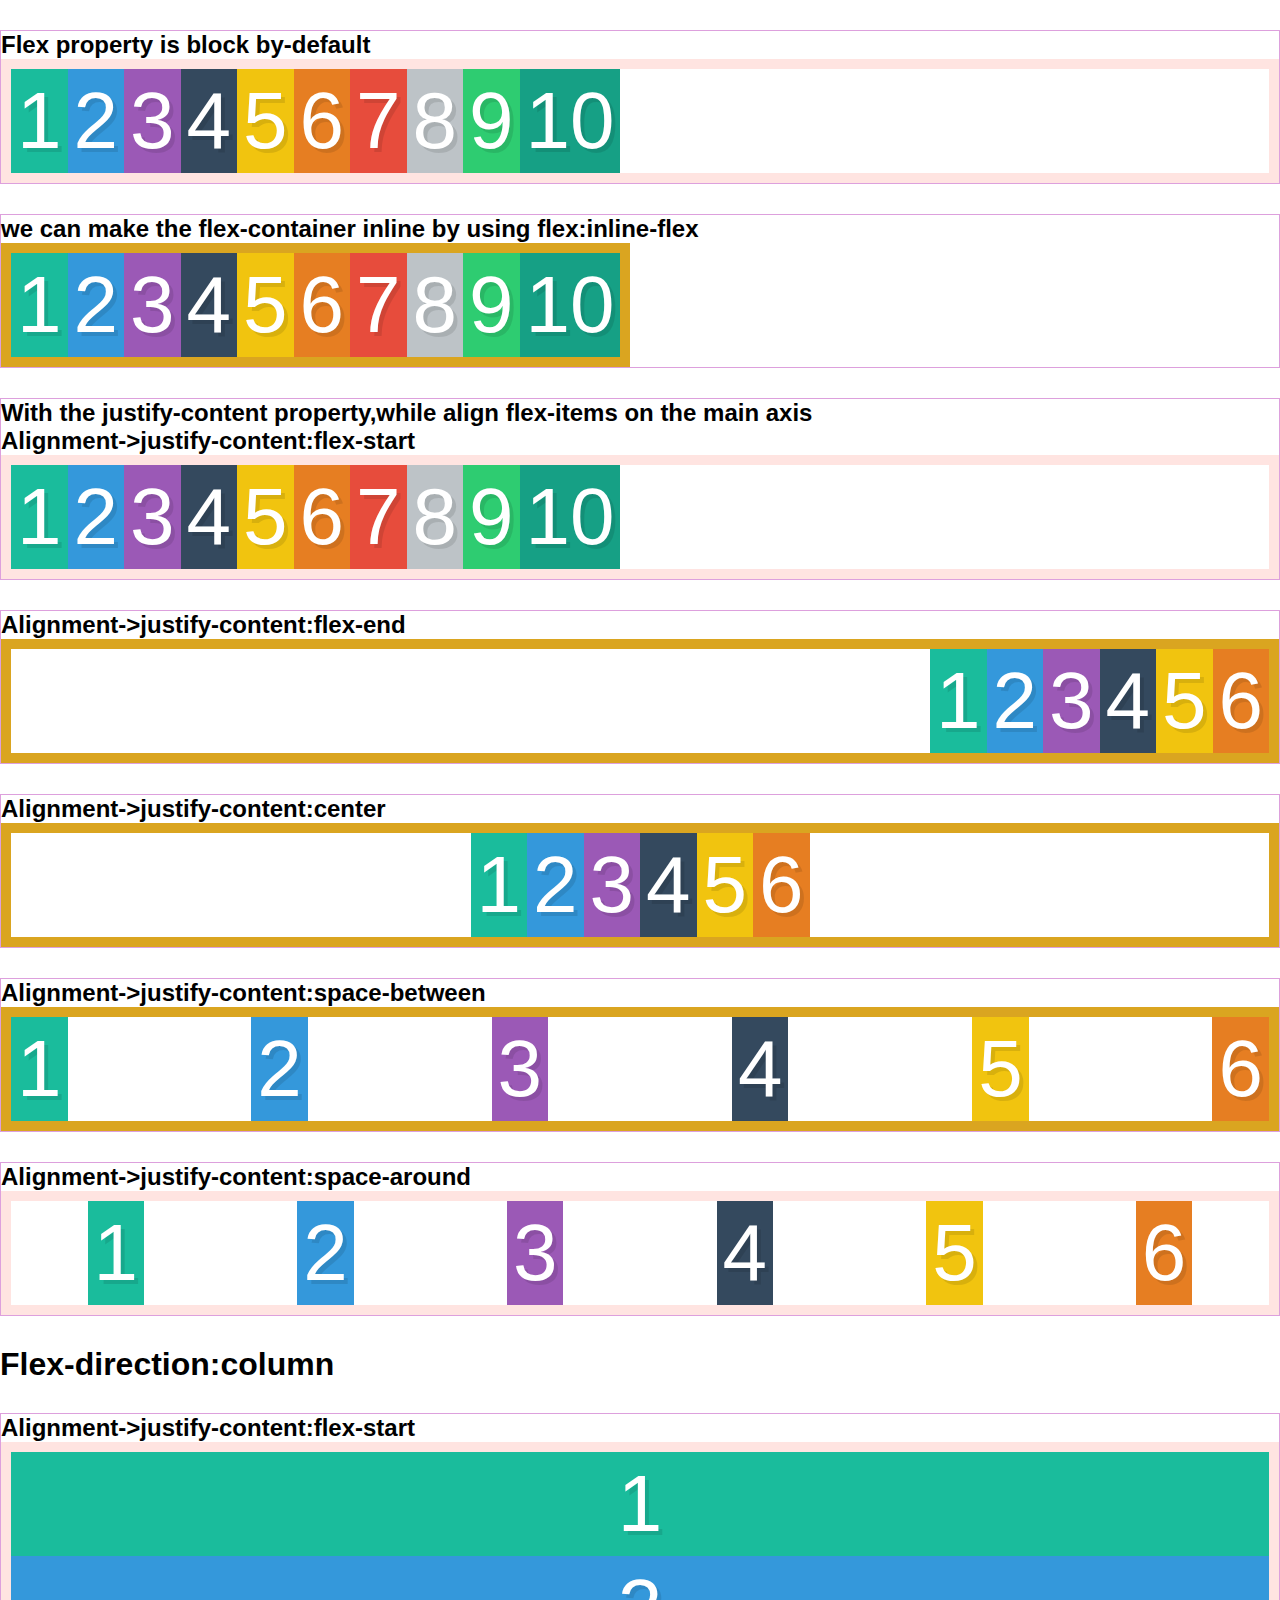
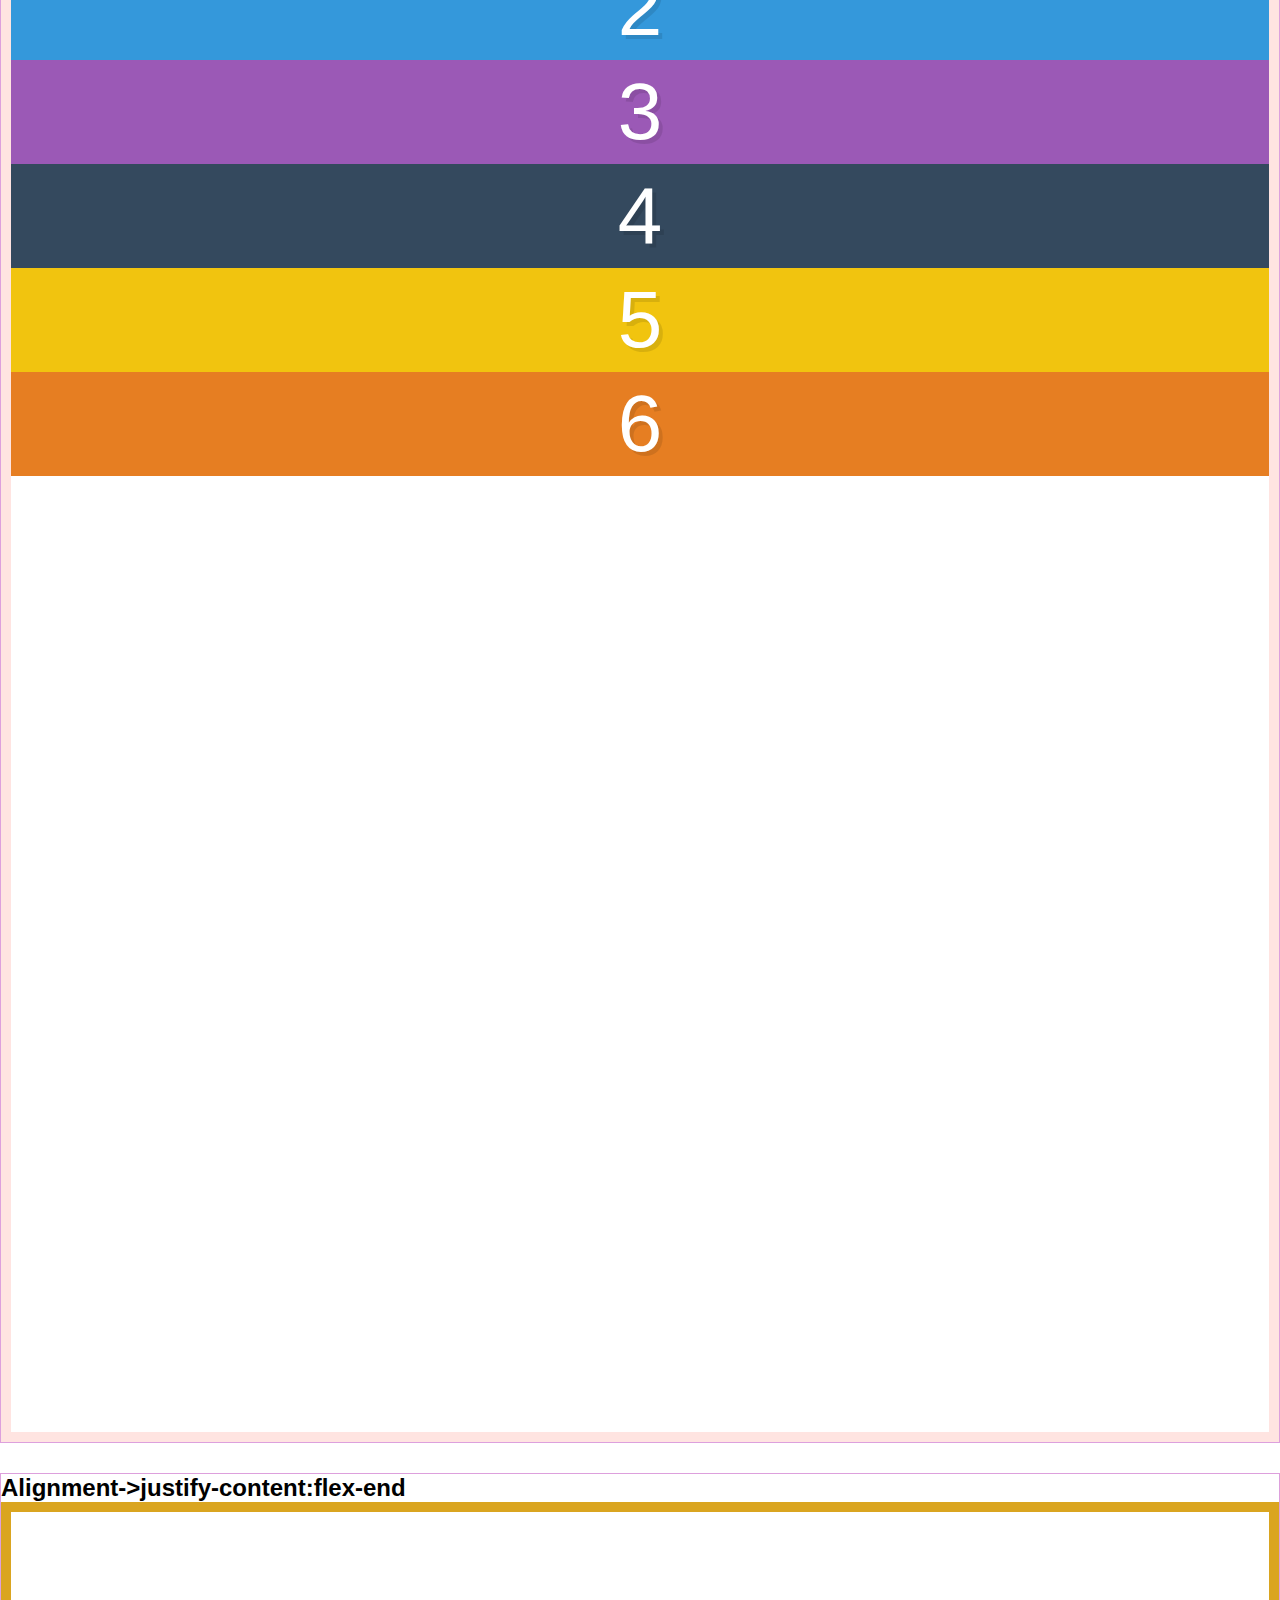
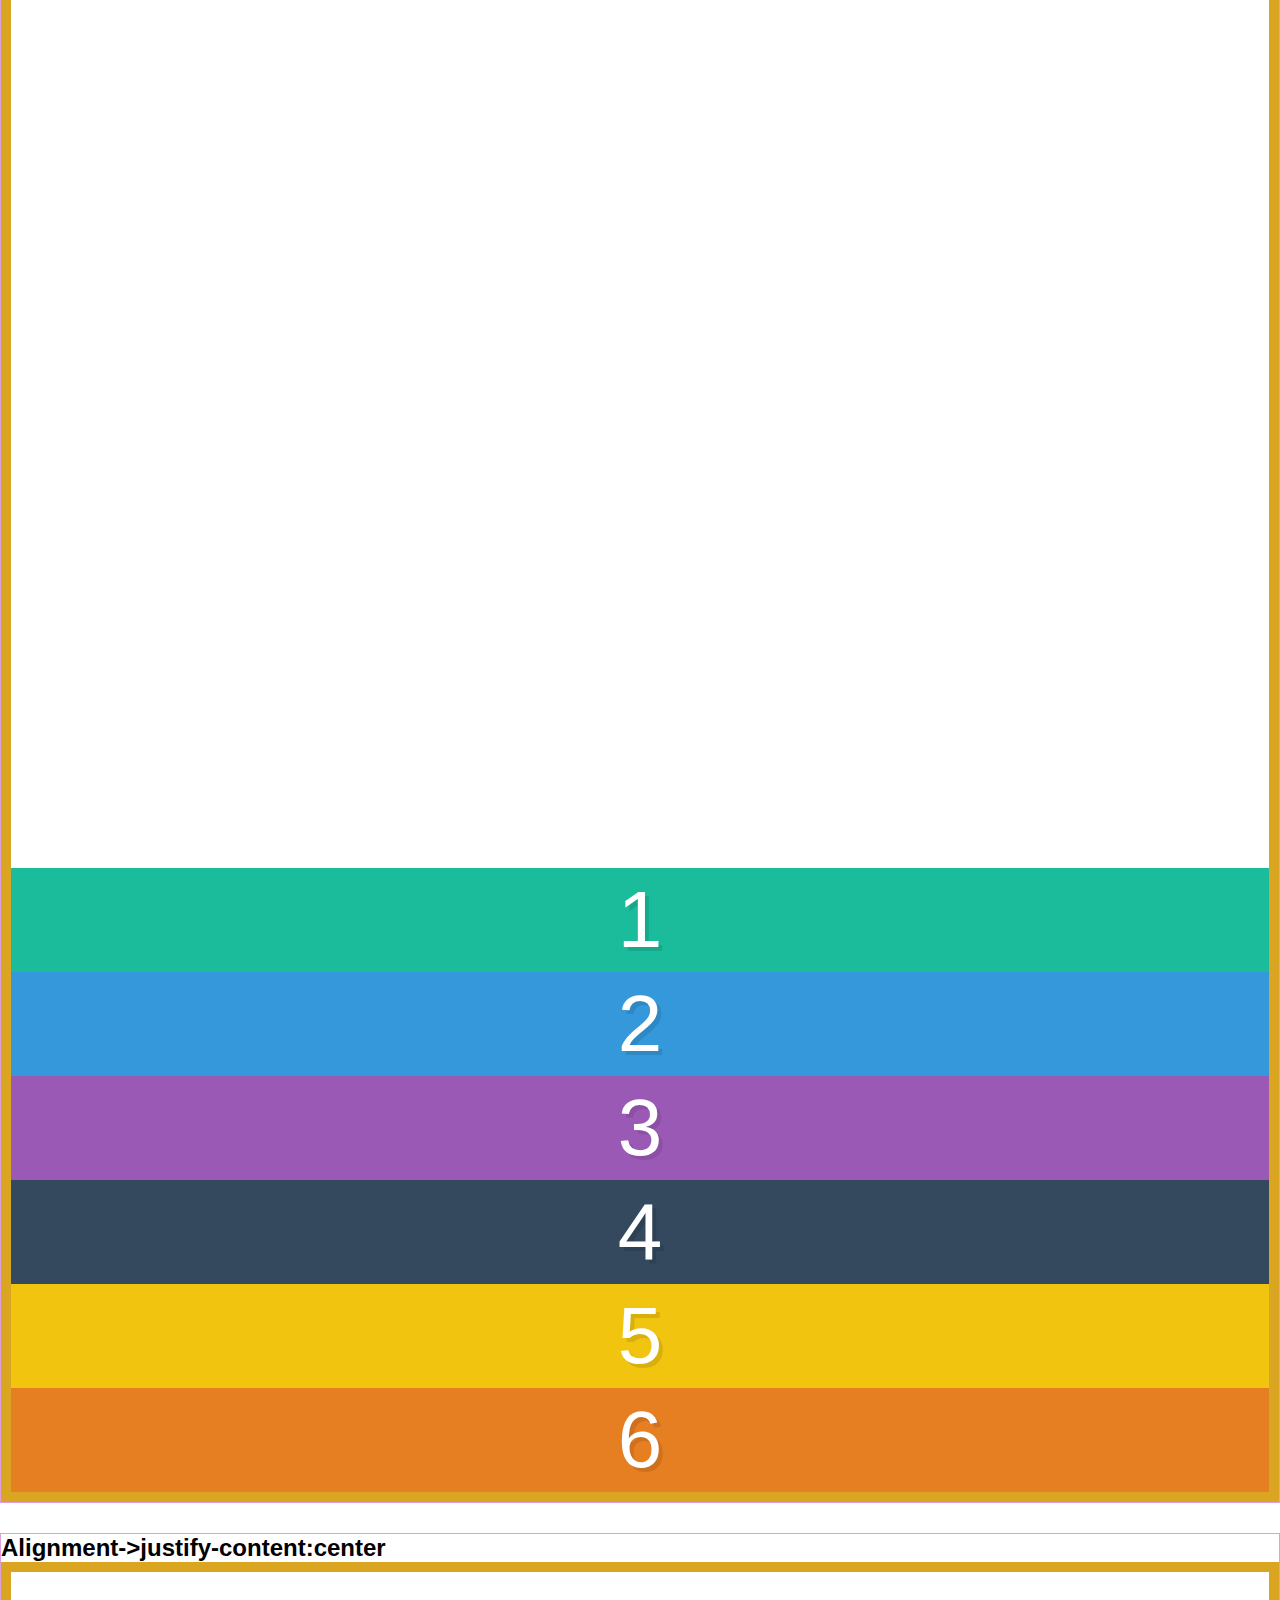
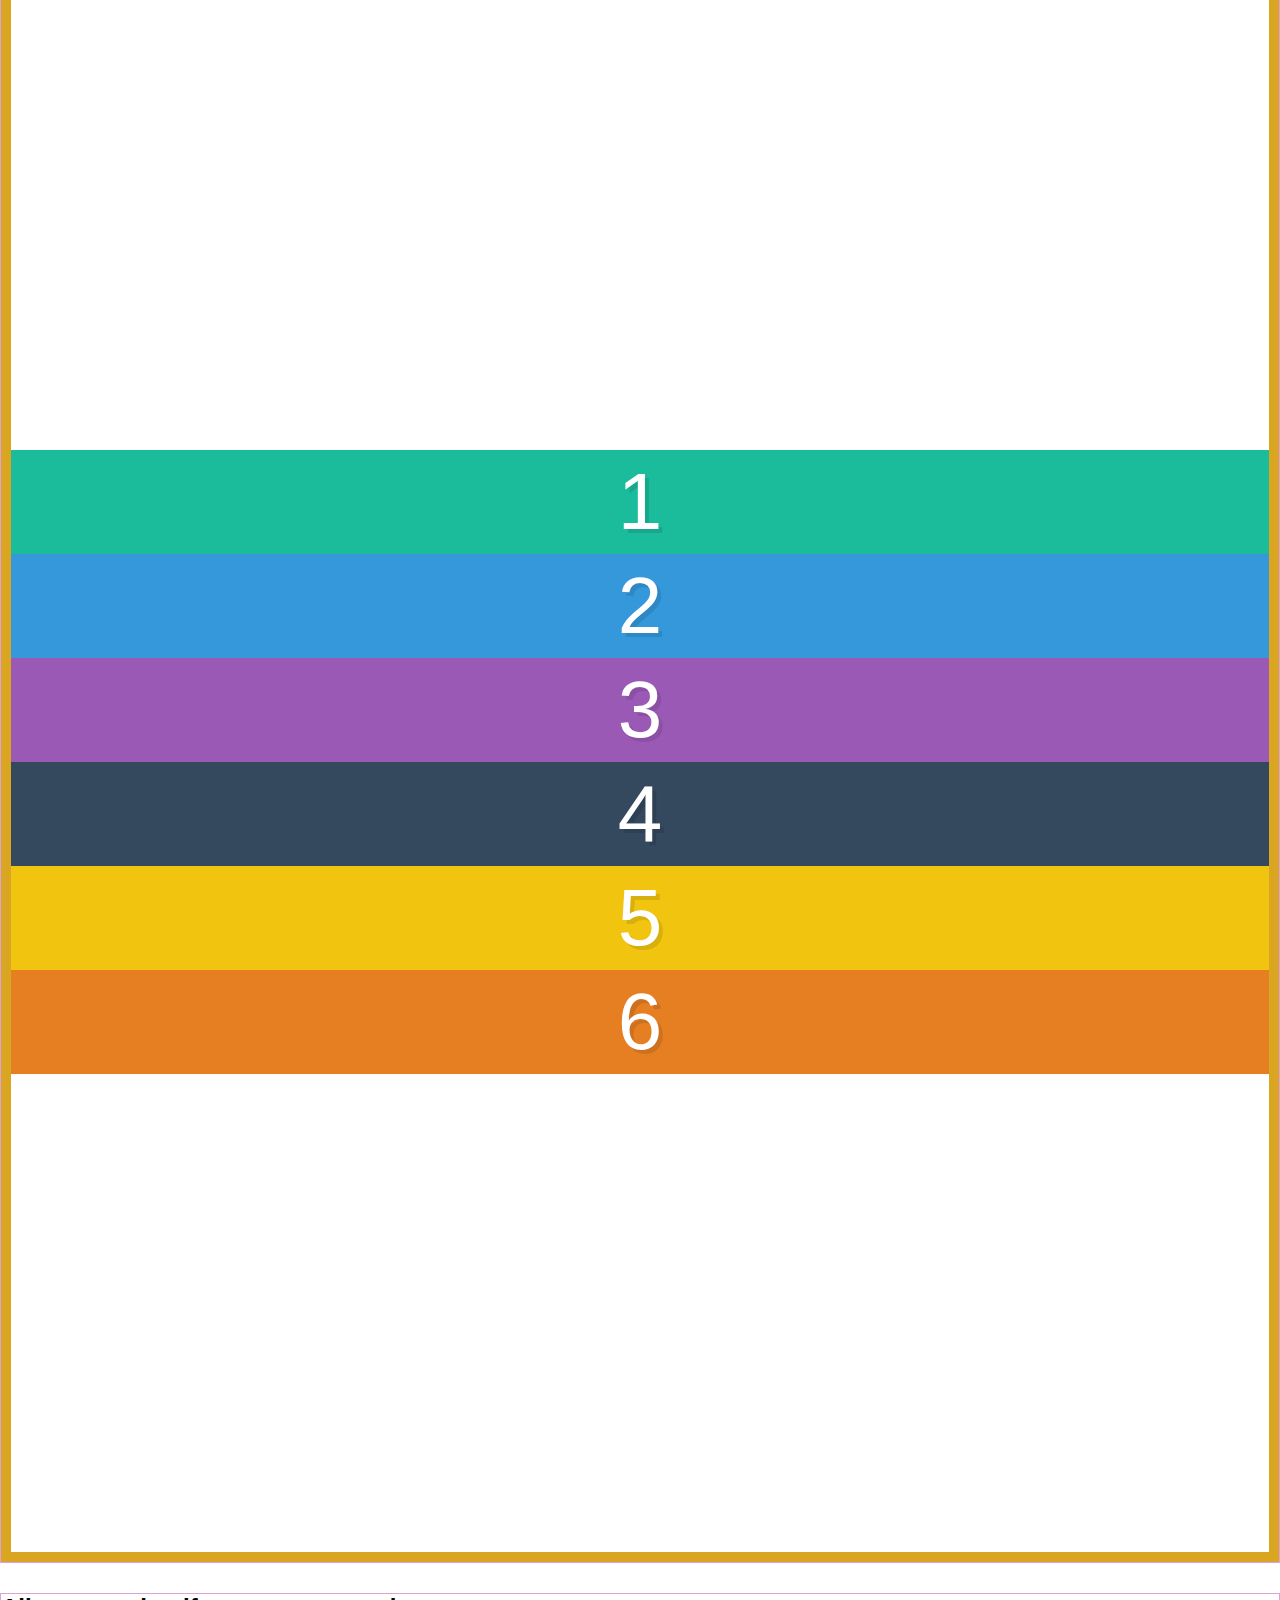
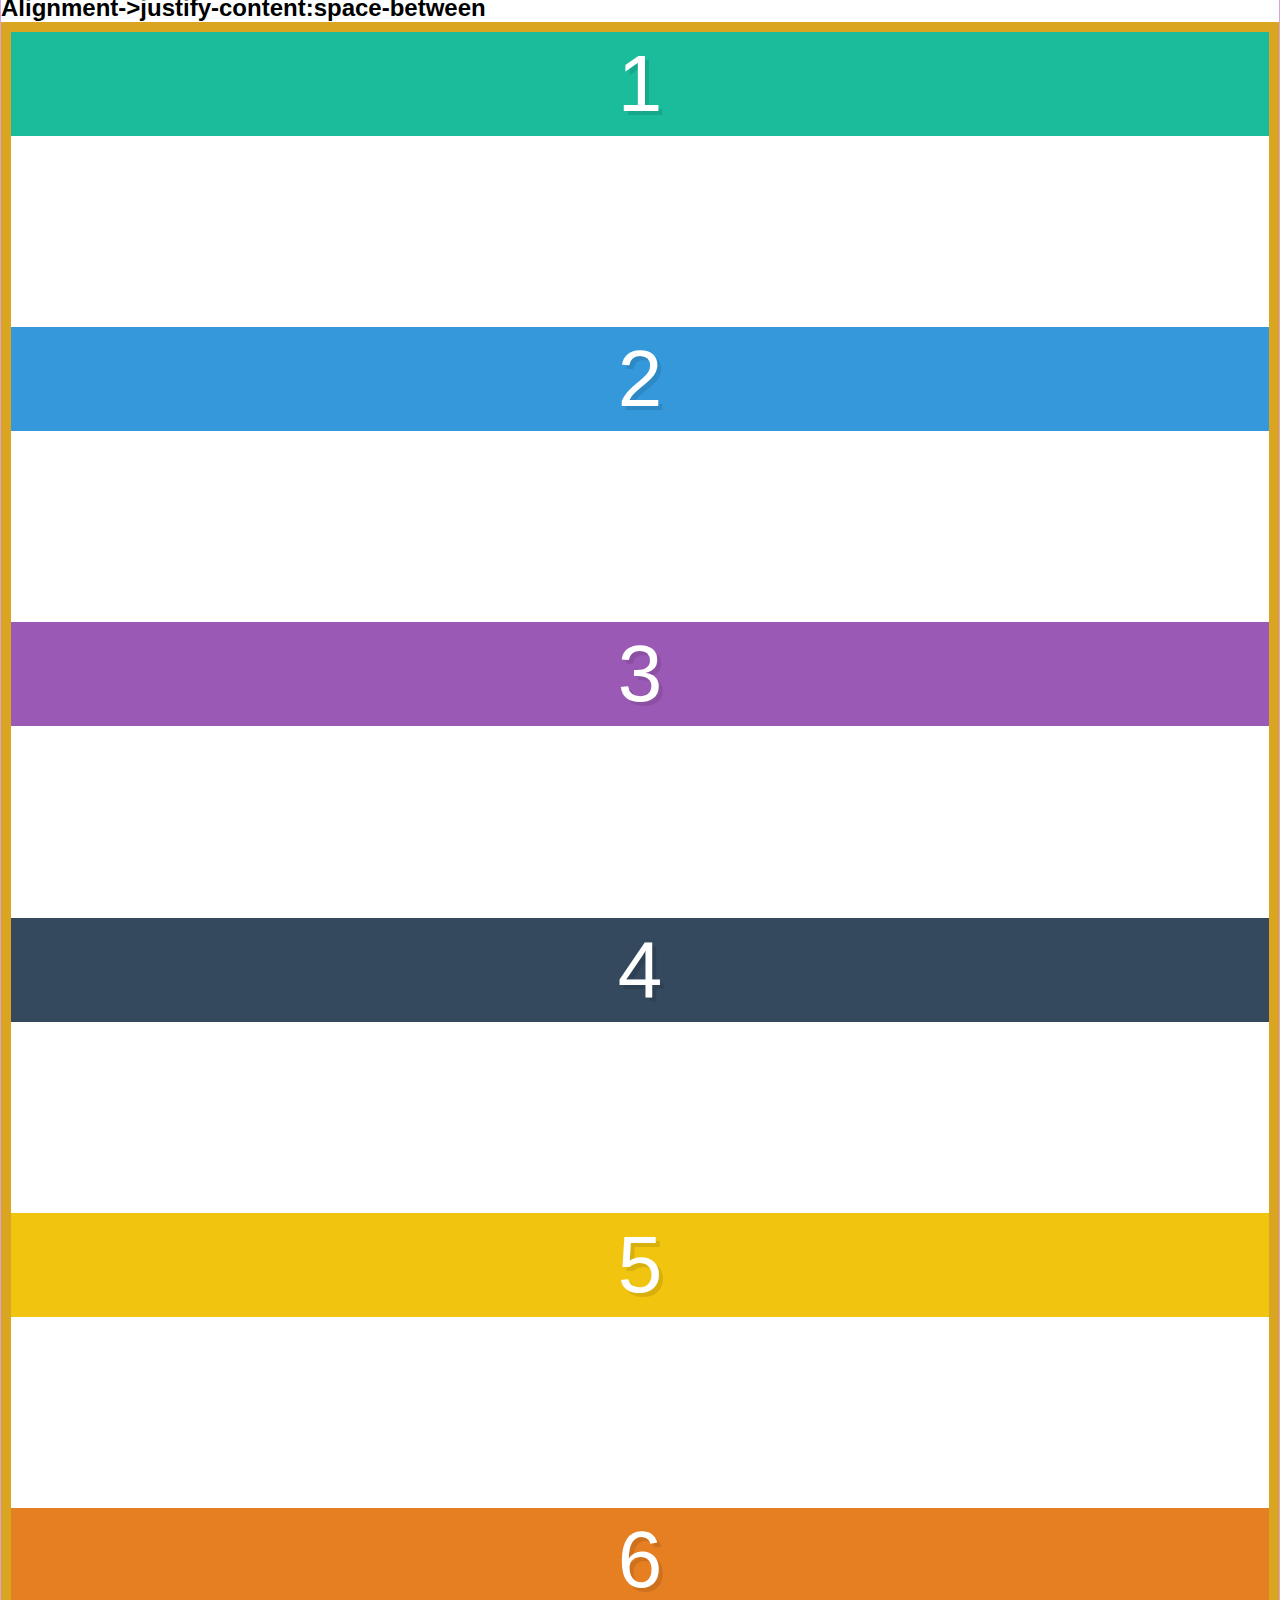
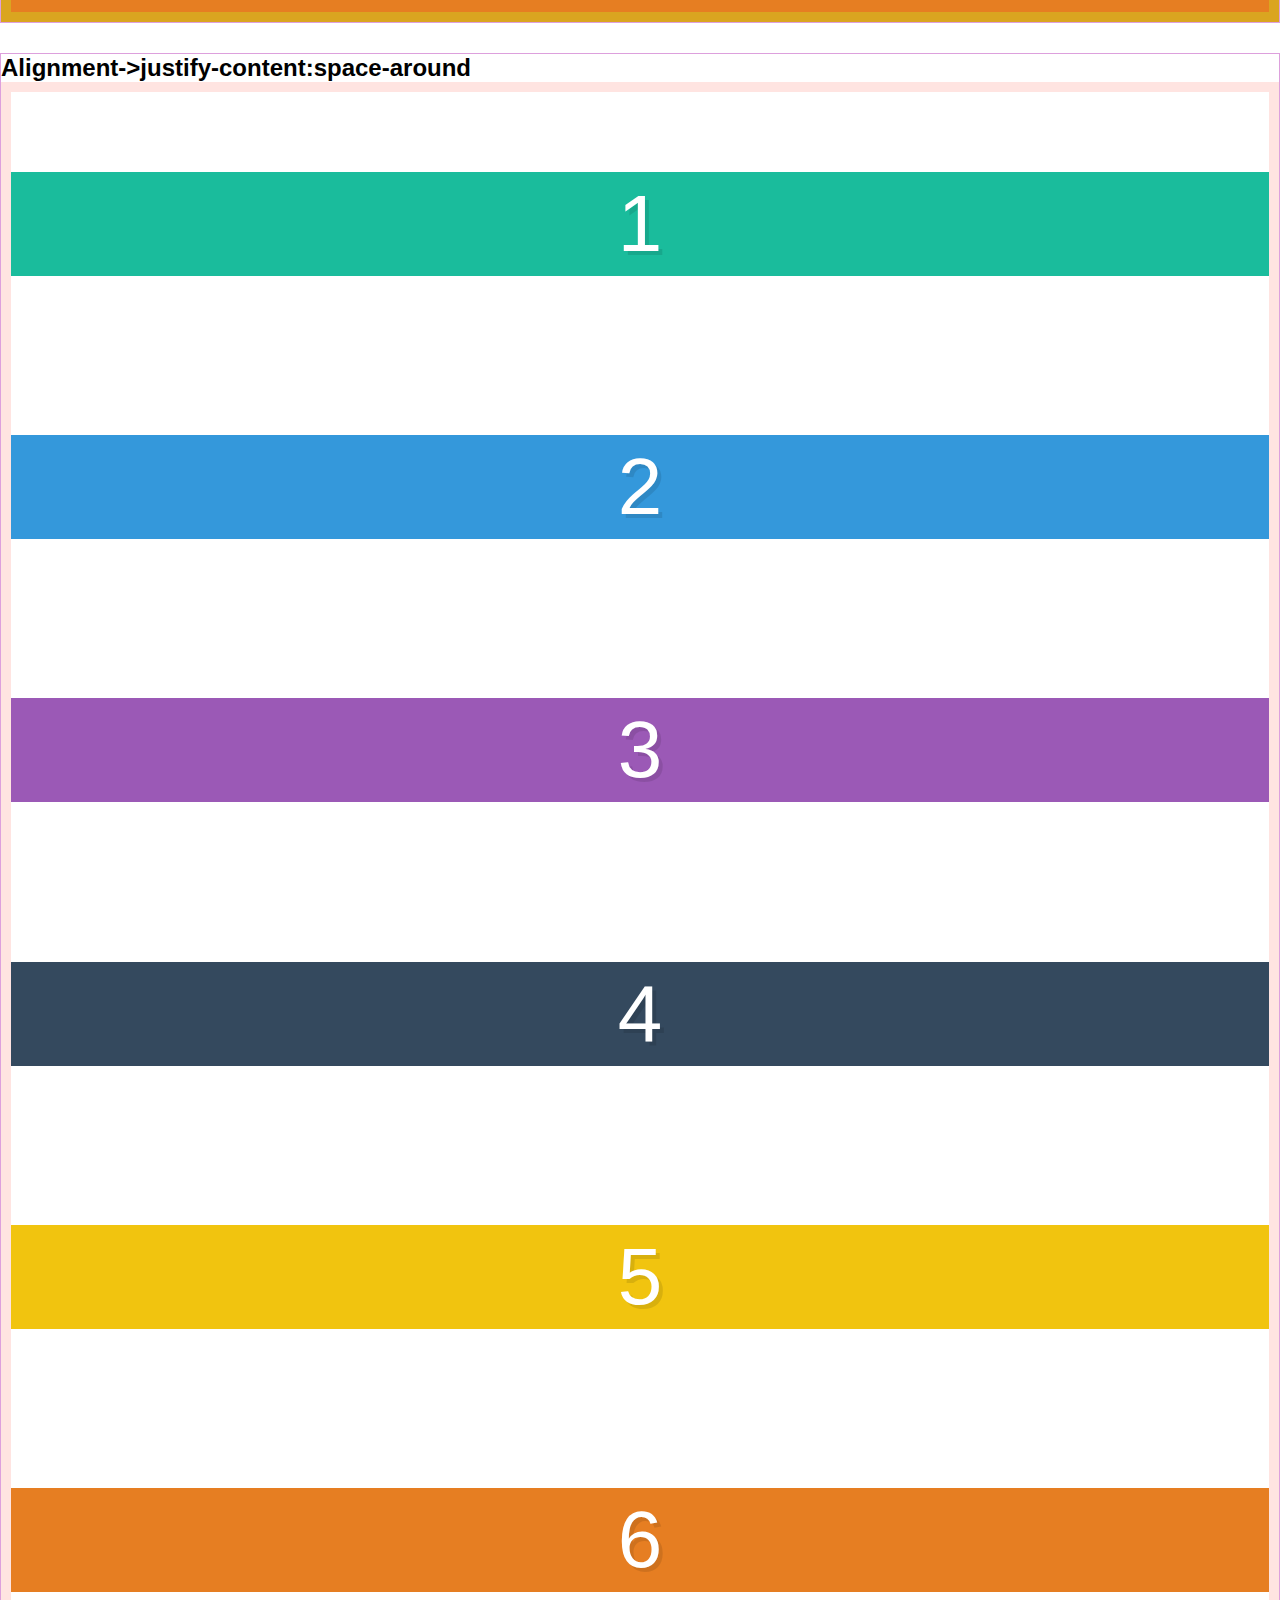
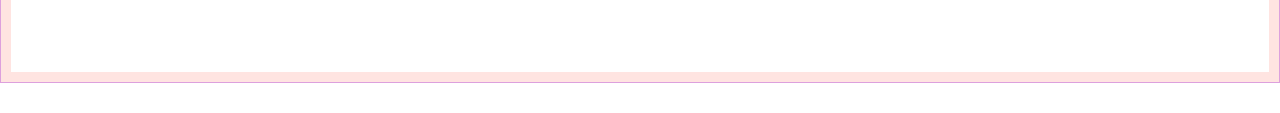
<file: Alignment/index.html>
<!doctype html>
<html lang="en">
<head>
  <meta charset="UTF-8">
  <title>FlexBox Tutorial</title>
  <link rel="stylesheet" href="style.css">
</head>
<body>
<div>
<div class="flexDemo">  
<h2>Flex property is block by-default</h2>
  <div class="container">
    <div class="box box1">1</div>
    <div class="box box2">2</div>
    <div class="box box3">3</div>
    <div class="box box4">4</div>
    <div class="box box5">5</div>
    <div class="box box6">6</div>
    <div class="box box7">7</div>
    <div class="box box8">8</div>
    <div class="box box9">9</div>
    <div class="box box10">10</div>
  </div>
  <div class="codeCss css1">
      <code >
       .container { 
          display:flex; 
        border:10px solid mistyrose;
        }
      </code>
  </div>
</div>
<div class="flexDemo">
  <h2>we can make the flex-container inline by using
      flex:inline-flex
  </h2>
  <div class="container2">
    <div class="box box1">1</div>
    <div class="box box2">2</div>
    <div class="box box3">3</div>
    <div class="box box4">4</div>
    <div class="box box5">5</div>
    <div class="box box6">6</div>
    <div class="box box7">7</div>
    <div class="box box8">8</div>
    <div class="box box9">9</div>
    <div class="box box10">10</div>
  </div>
  <!-- <a href="#">This flex container is inline</a> -->
  <div class="codeCss css2">
      <code>
          .container{ 
            display:inline-flex; 
            border:10px solid goldenrod;
           }
      </code>
  </div>
</div>
<div class="flexDemo">
  <h2>With the justify-content property,while align flex-items on the main axis</h2>
 <h2>Alignment->justify-content:flex-start</h2>
  <div class="container3">
    <div class="box box1">1</div>
    <div class="box box2">2</div>
    <div class="box box3">3</div>
    <div class="box box4">4</div>
    <div class="box box5">5</div>
    <div class="box box6">6</div>
    <div class="box box7">7</div>
    <div class="box box8">8</div>
    <div class="box box9">9</div>
    <div class="box box10">10</div>
  </div>
  <div class="codeCss css3">
      <code >
          .container{ 
            display:flex; 
            border:10px solid goldenrod;
            justify-content:flex-start;
           }
      </code>
  </div>
</div>
<div class="flexDemo">
  <h2>Alignment->justify-content:flex-end</h2>
  <div class="container4">
    <div class="box box1">1</div>
    <div class="box box2">2</div>
    <div class="box box3">3</div>
    <div class="box box4">4</div>
    <div class="box box5">5</div>
    <div class="box box6">6</div>
  </div>
  <div class="codeCss css4">
      <code >
          .container{ 
            display:flex; 
            border:10px solid goldenrod;
            justify-content:flex-end;
           }
      </code>
  </div>
</div>
<div class="flexDemo">
  <h2>Alignment->justify-content:center</h2>
  <div class="container5">
    <div class="box box1">1</div>
    <div class="box box2">2</div>
    <div class="box box3">3</div>
    <div class="box box4">4</div>
    <div class="box box5">5</div>
    <div class="box box6">6</div>
  </div>
  <div class="codeCss css5">
      <code >
          .container{ 
            display:flex; 
            border:10px solid goldenrod;
            justify-content:center;
           }
      </code>
  </div>
</div>
<div class="flexDemo">
  <h2>Alignment->justify-content:space-between</h2>
  <div class="container6">
    <div class="box box1">1</div>
    <div class="box box2">2</div>
    <div class="box box3">3</div>
    <div class="box box4">4</div>
    <div class="box box5">5</div>
    <div class="box box6">6</div>
  </div>
  <div class="codeCss css6">
      <code >
          .container{ 
            display:flex; 
            border:10px solid goldenrod;
            justify-content:space-between;
           }
      </code>
  </div>
</div>
<div class="flexDemo">
  <h2>Alignment->justify-content:space-around</h2>
  <div class="container7">
    <div class="box box1">1</div>
    <div class="box box2">2</div>
    <div class="box box3">3</div>
    <div class="box box4">4</div>
    <div class="box box5">5</div>
    <div class="box box6">6</div>
  </div>
  <div class="codeCss css7">
      <code >
          .container{ 
            display:flex; 
            border:10px solid goldenrod;
            justify-content:space-around;
           }
      </code>
  </div>
</div>
  <h1>Flex-direction:column</h1>
  <div class="flexDemo">
  <h2>Alignment->justify-content:flex-start</h2>
  <div class="container8">
    <div class="box box1">1</div>
    <div class="box box2">2</div>
    <div class="box box3">3</div>
    <div class="box box4">4</div>
    <div class="box box5">5</div>
    <div class="box box6">6</div>
  </div>
  <div class="codeCss css8">
      <code >
        .container{
          display:flex; 
          flex-direction:column;
          min-height:100em;
          justify-content:flex-start; 
          border:10px solid mistyrose;
        }
      </code>
  </div>
</div>
<div class="flexDemo">
  <h2>Alignment->justify-content:flex-end</h2>
  <div class="container9">
    <div class="box box1">1</div>
    <div class="box box2">2</div>
    <div class="box box3">3</div>
    <div class="box box4">4</div>
    <div class="box box5">5</div>
    <div class="box box6">6</div>
  </div>
  <div class="codeCss css9">
      <code >
          .container { 
            display:flex; 
            flex-direction:column;
            min-height:100em;
            justify-content:flex-end;
            border:10px solid goldenrod;
        }
      </code>
  </div>
</div>
<div class="flexDemo">
  <h2>Alignment->justify-content:center</h2>
  <div class="container10">
    <div class="box box1">1</div>
    <div class="box box2">2</div>
    <div class="box box3">3</div>
    <div class="box box4">4</div>
    <div class="box box5">5</div>
    <div class="box box6">6</div>
  </div>
  <div class="codeCss css10">
      <code >
         .container{ 
          display:flex; 
          flex-direction:column;
          min-height:100em;
          justify-content:center;
          border:10px solid goldenrod;
         }
      </code>
  </div>
</div>
<div class="flexDemo">
  <h2>Alignment->justify-content:space-between</h2>
  <div class="container11">
    <div class="box box1">1</div>
    <div class="box box2">2</div>
    <div class="box box3">3</div>
    <div class="box box4">4</div>
    <div class="box box5">5</div>
    <div class="box box6">6</div>
  </div>
  <div class="codeCss css11">
      <code >
          .container{ 
            display:flex; 
            flex-direction:column;
            min-height:100em;
            justify-content:space-between;
            border:10px solid goldenrod;
        }
      </code>
  </div>
</div>
<div class="flexDemo">
  <h2>Alignment->justify-content:space-around</h2>
  <div class="container12">
    <div class="box box1">1</div>
    <div class="box box2">2</div>
    <div class="box box3">3</div>
    <div class="box box4">4</div>
    <div class="box box5">5</div>
    <div class="box box6">6</div>
  </div>
  <div class="codeCss css12">
      <code >
          .container{ 
                    display:flex; 
            flex-direction:column;
                 min-height:100em;
     justify-content:space-around;
      border:10px solid goldenrod;
        }
      </code>
  </div>
</div>
</div>
<script>
let box=document.querySelector(".container2");
console.log(box);
box.addEventListener("mouseover",()=>{
  console.log("hovered on container 2")
});
</script>

</body>
</html>
</file>
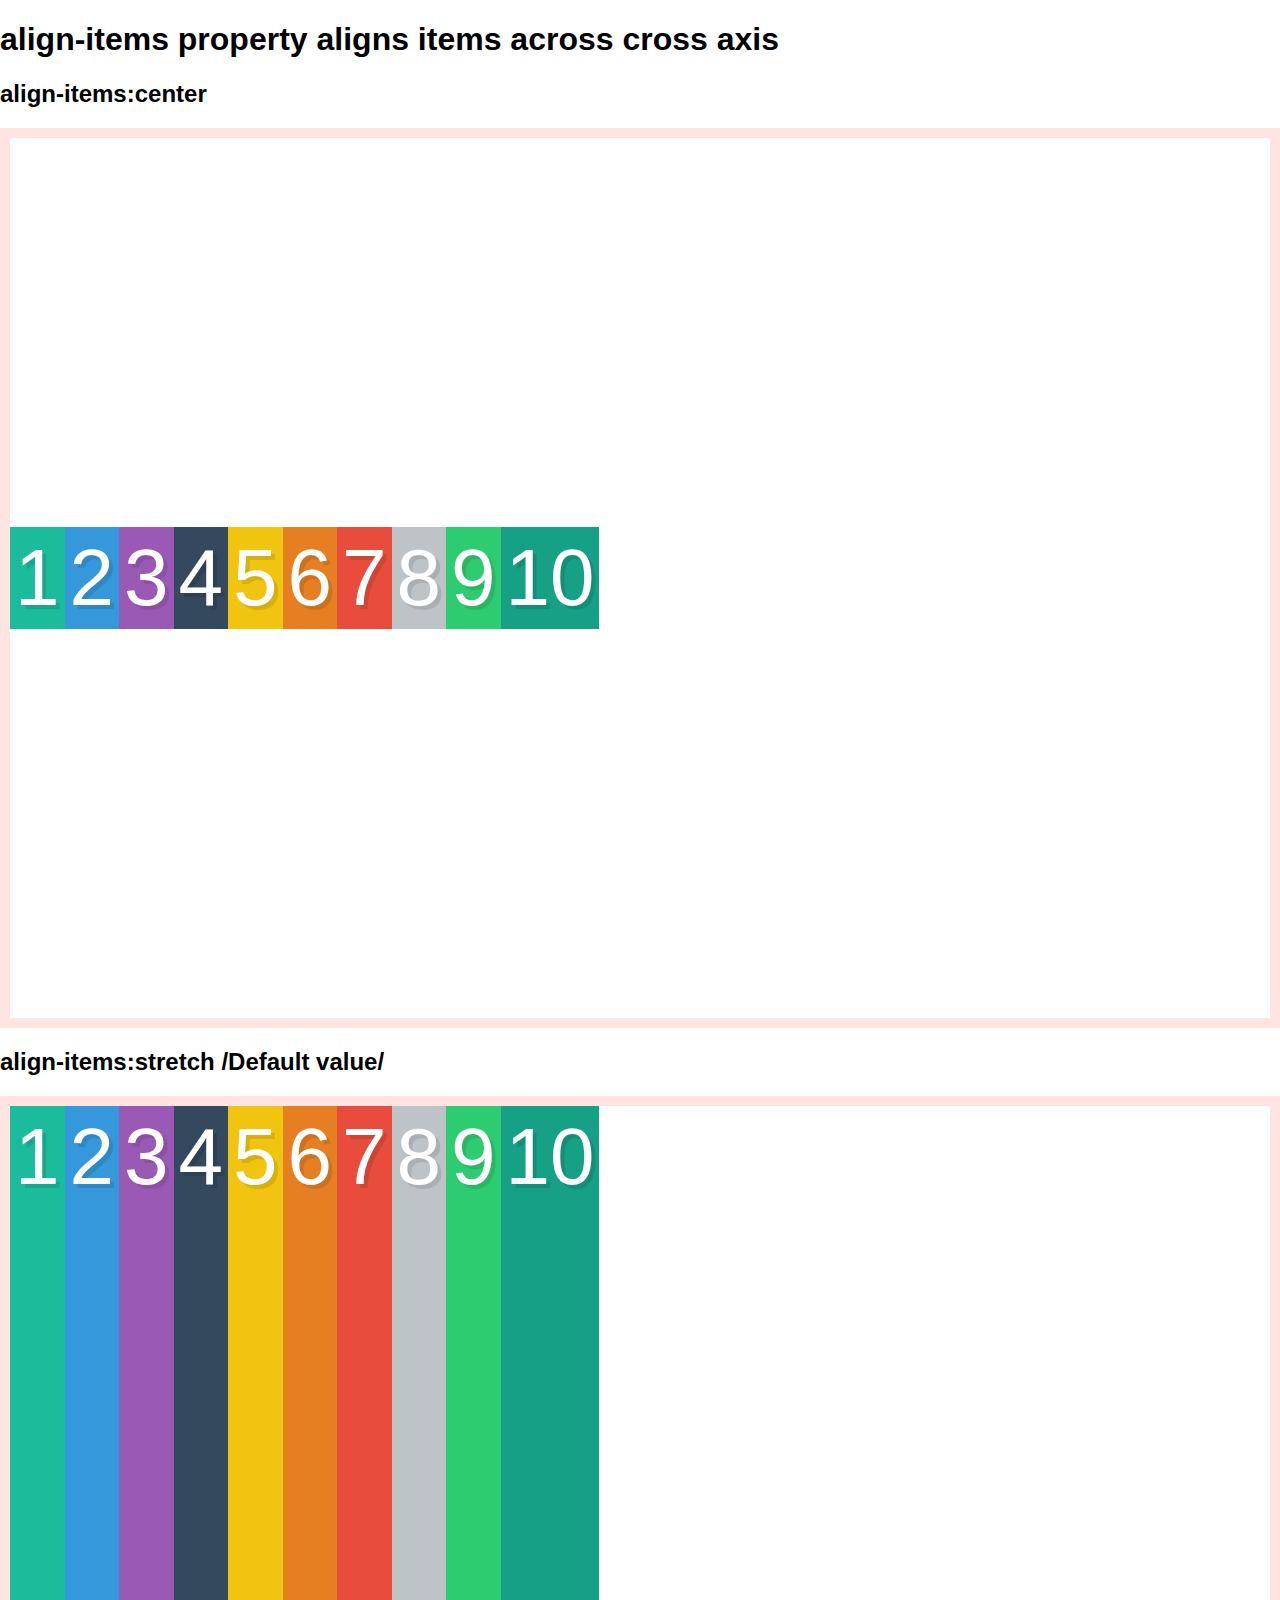
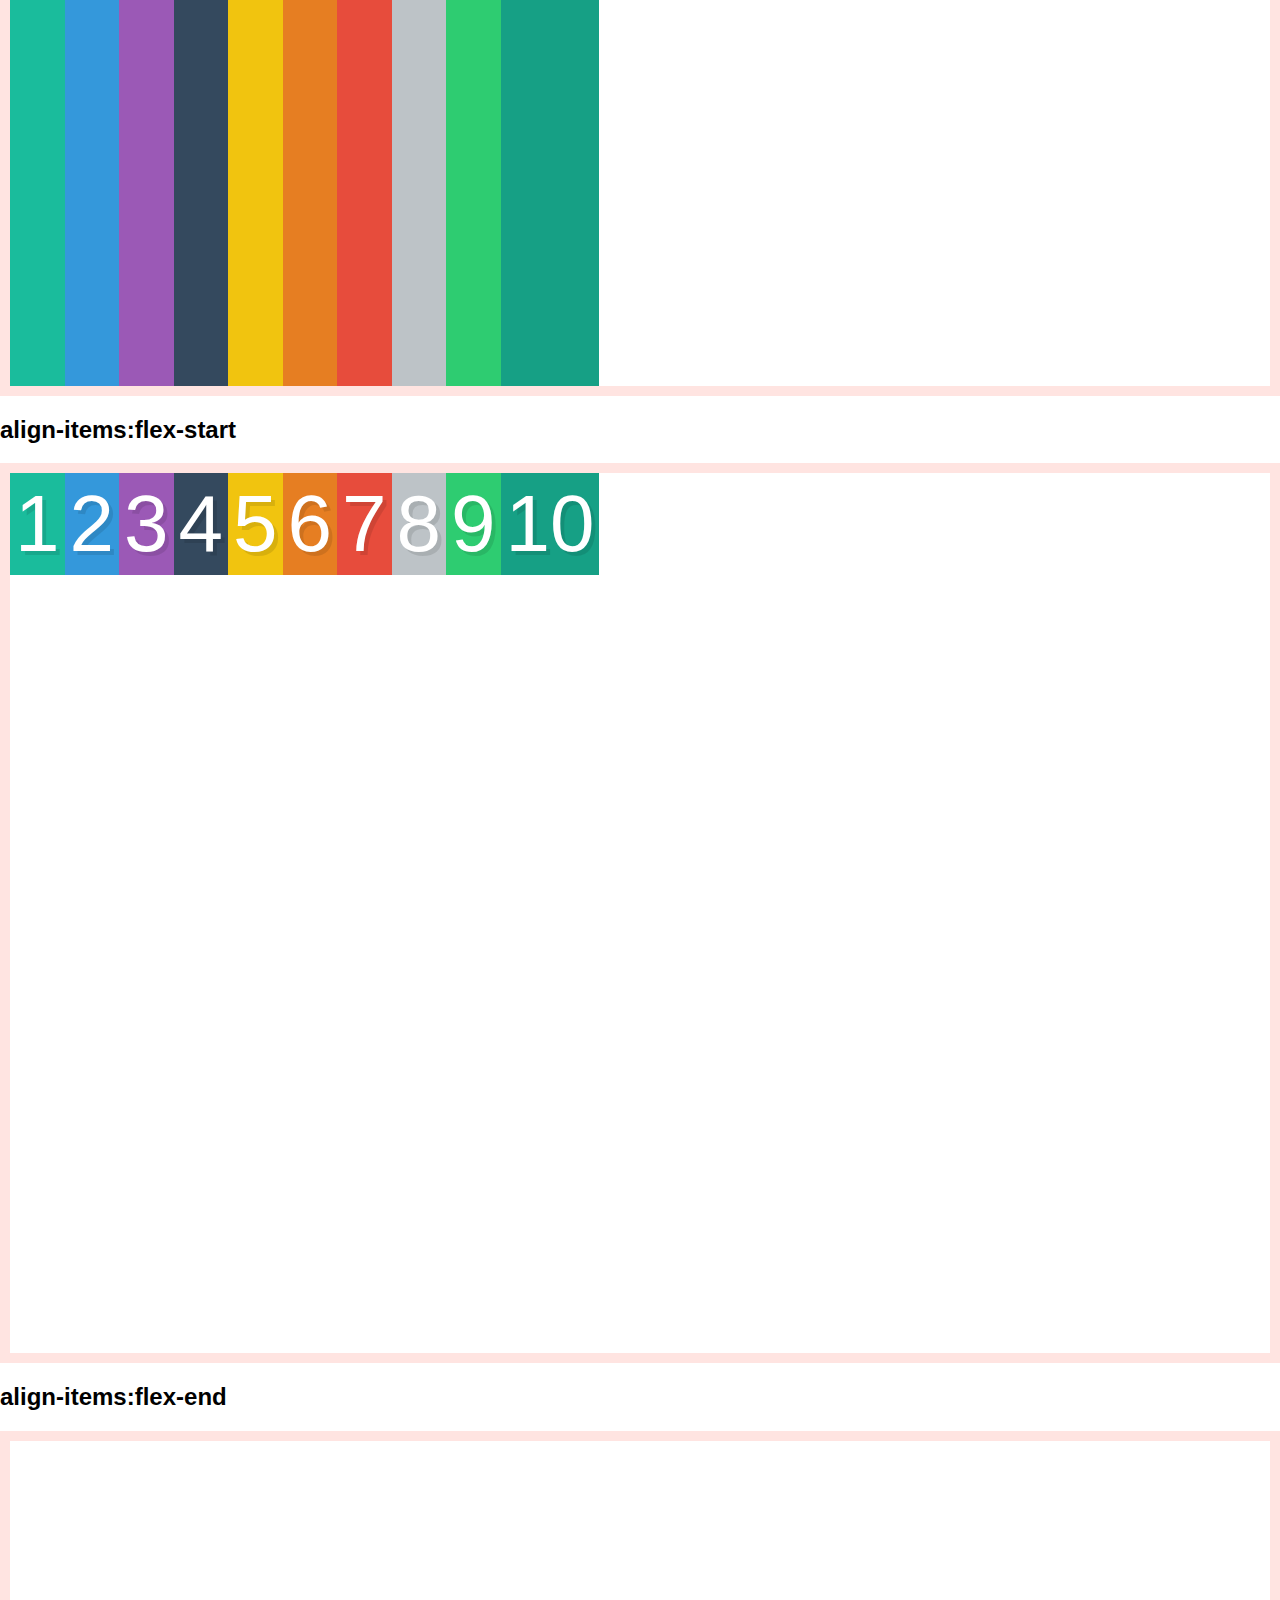
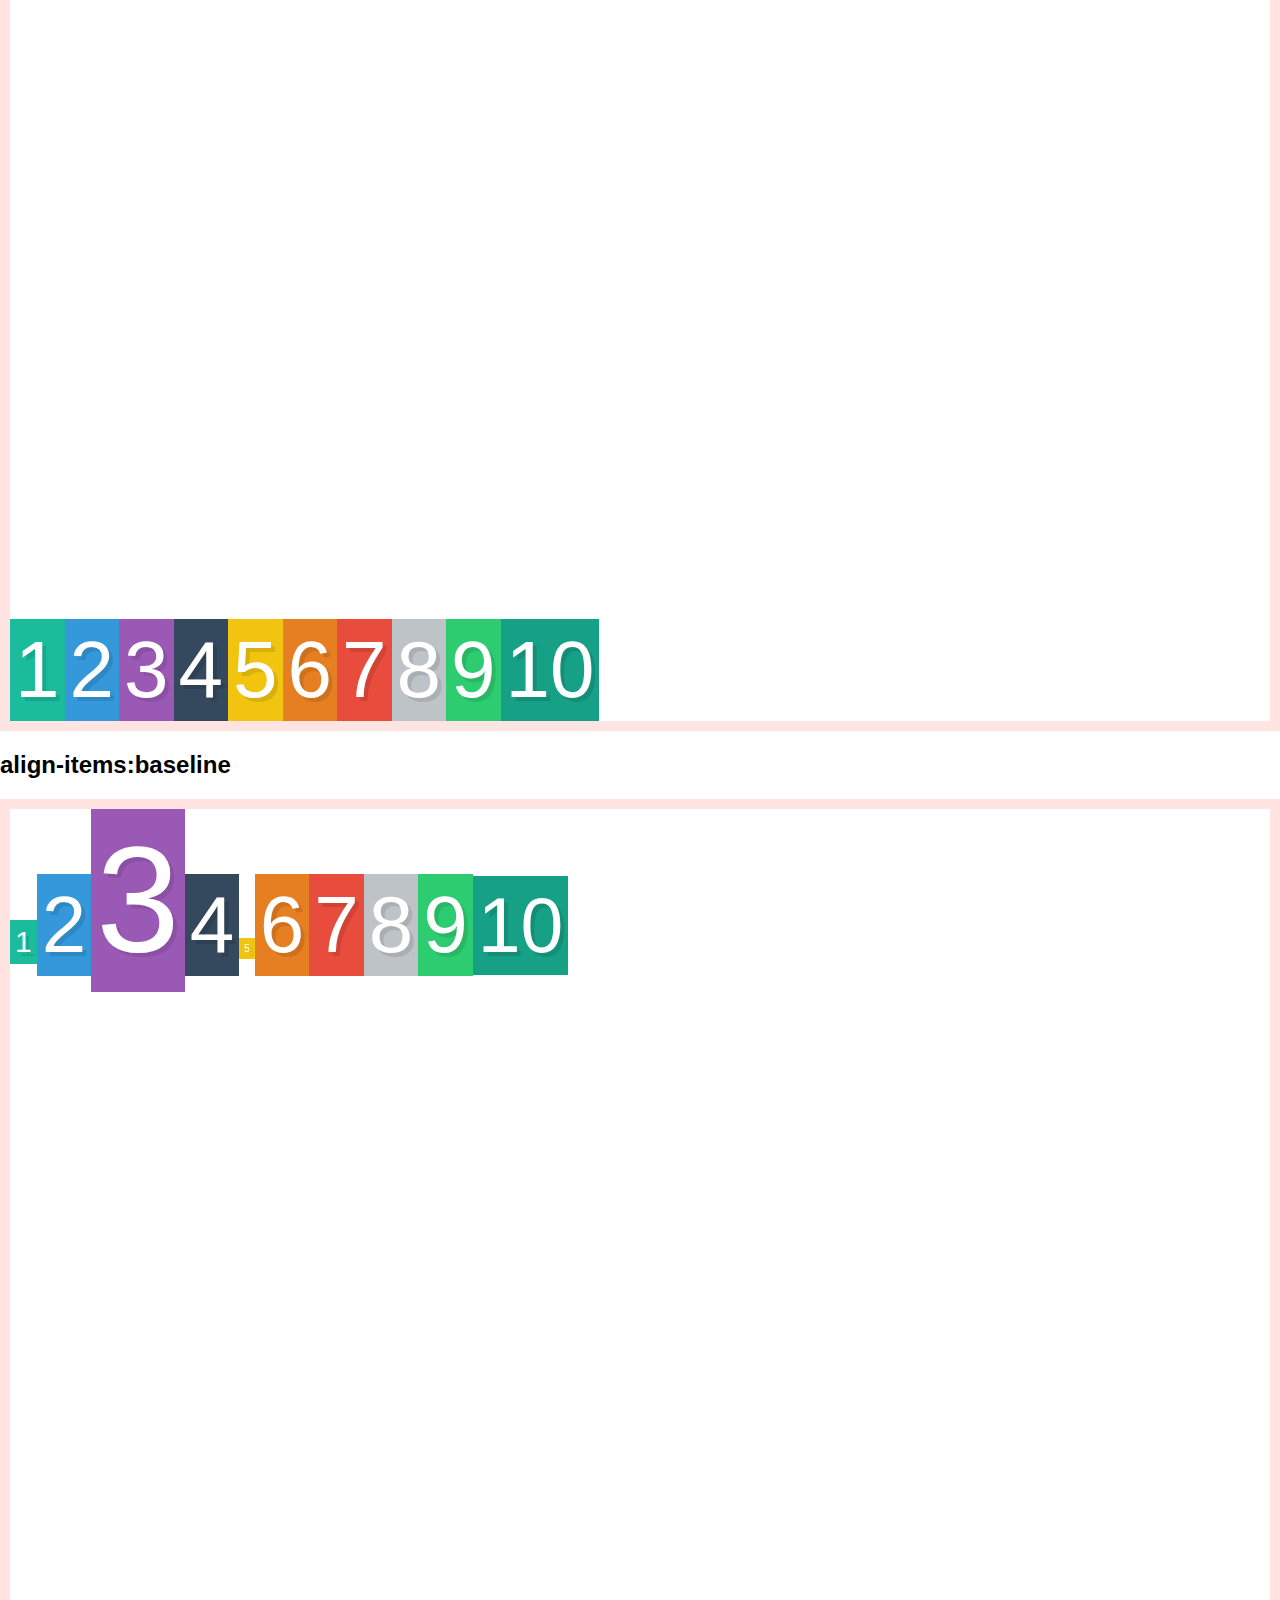
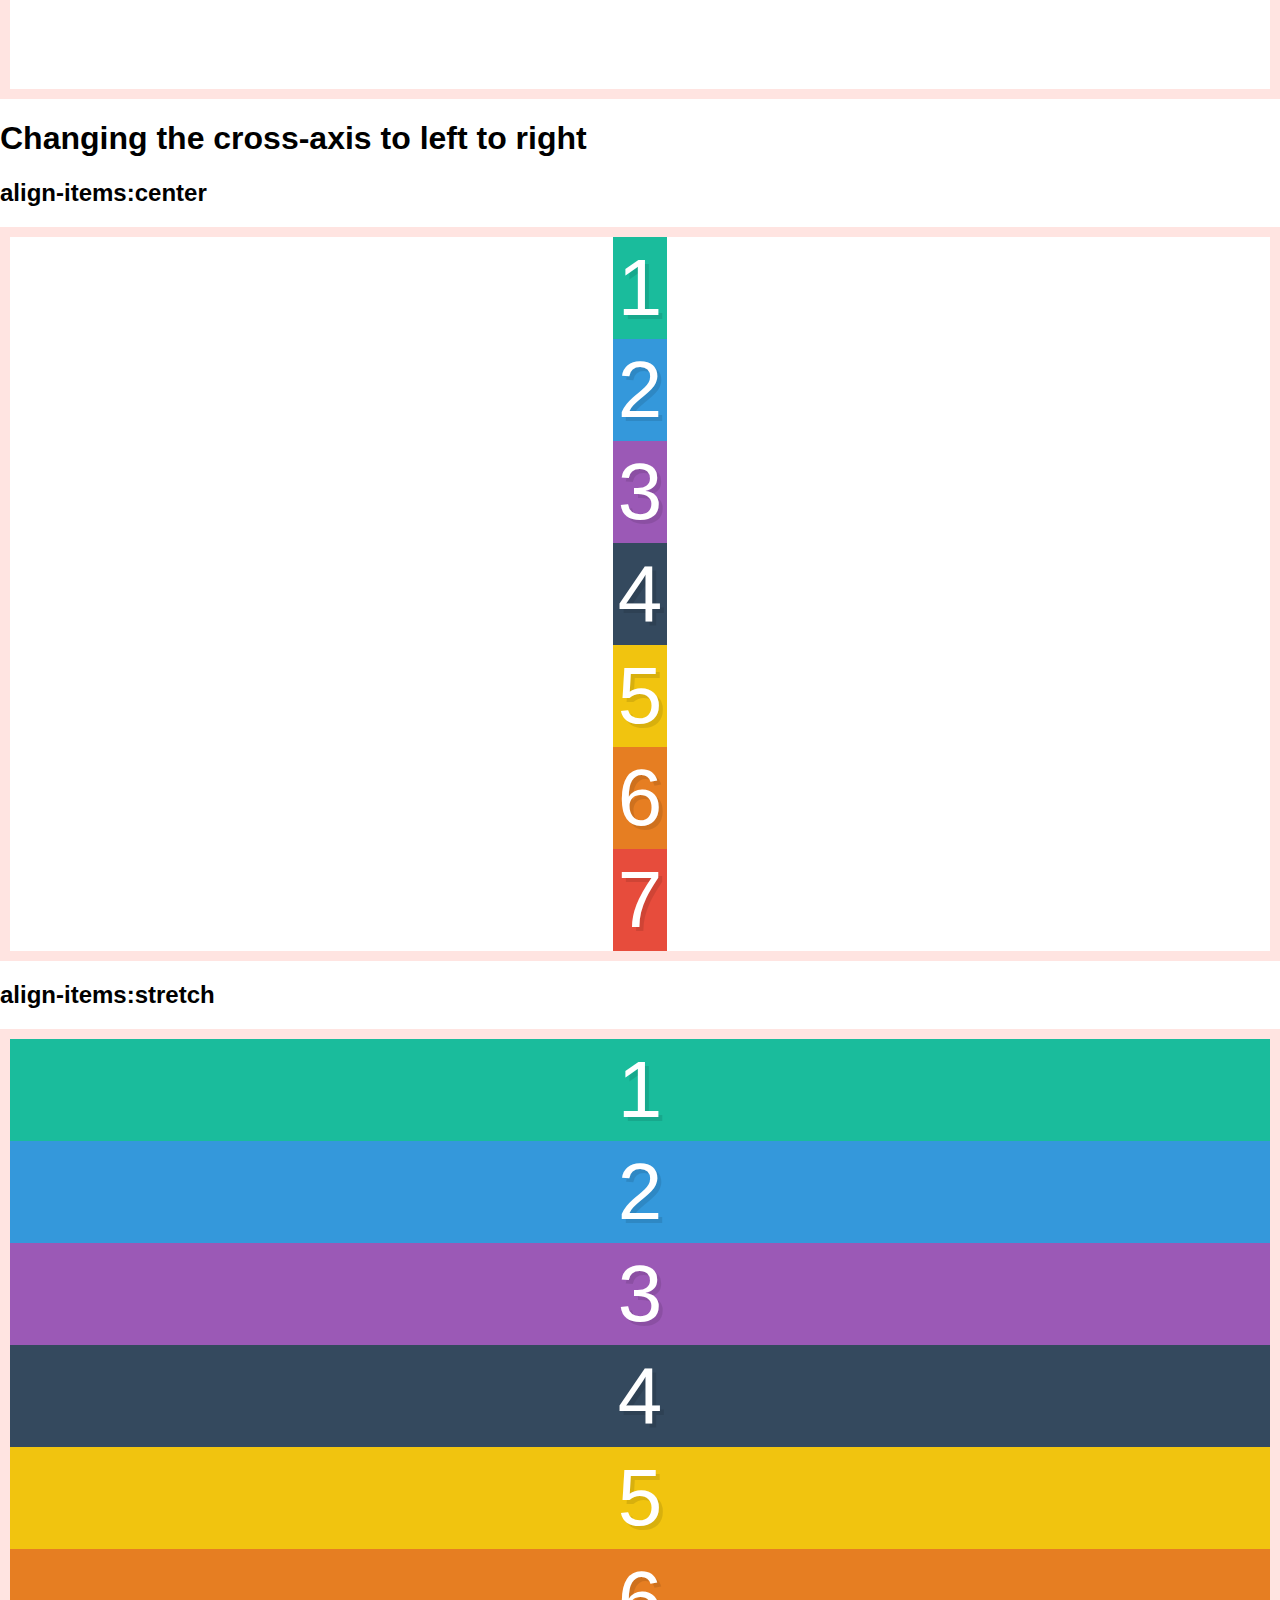
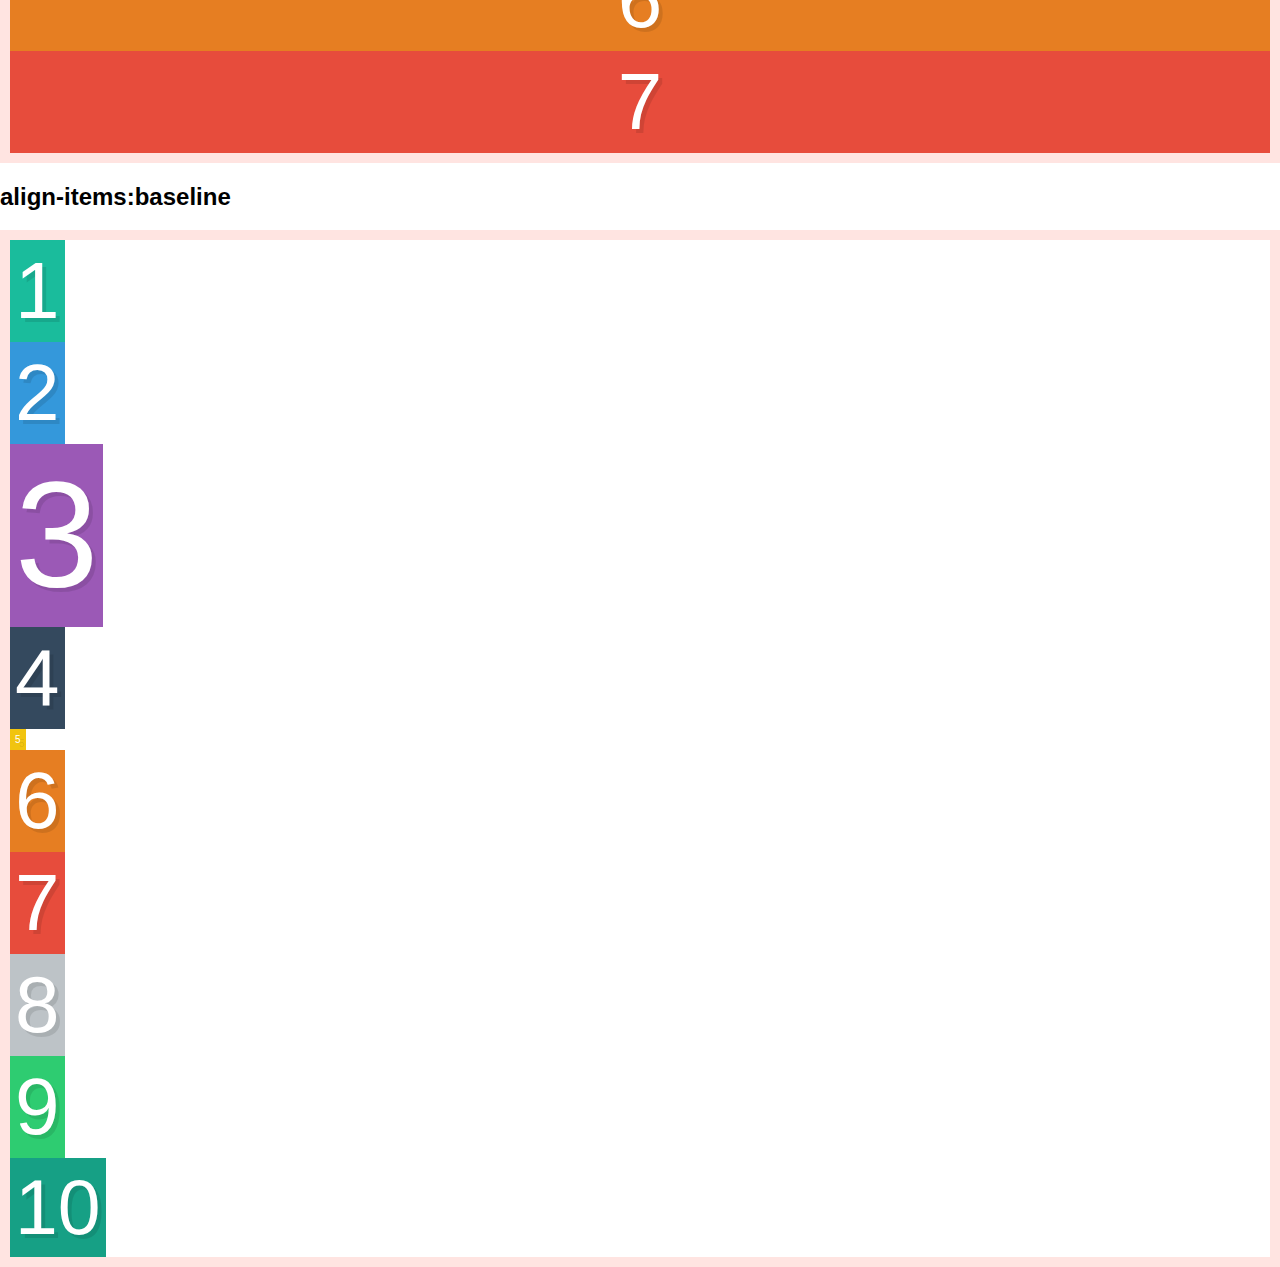
<file: Alignment/AlignmentAcrossCrossAxis/index.html>
<!doctype html>
<html lang="en">
<head>
  <meta charset="UTF-8">
  <title>FlexBox Tutorial</title>
  <link rel="stylesheet" href="style.css">
</head>
<body>
<h1>align-items property aligns items across cross axis</h1>
<div>
  <h2>align-items:center</h2>
  <div class="container">
    <div class="box box1">1</div>
    <div class="box box2">2</div>
    <div class="box box3">3</div>
    <div class="box box4">4</div>
    <div class="box box5">5</div>
    <div class="box box6">6</div>
    <div class="box box7">7</div>
    <div class="box box8">8</div>
    <div class="box box9">9</div>
    <div class="box box10">10</div>
  </div>
</div>
<div>
  <h2>align-items:stretch /Default value/</h2>
  <div class="container2">
        <div class="box box1">1</div>
        <div class="box box2">2</div>
        <div class="box box3">3</div>
        <div class="box box4">4</div>
        <div class="box box5">5</div>
        <div class="box box6">6</div>
        <div class="box box7">7</div>
        <div class="box box8">8</div>
        <div class="box box9">9</div>
        <div class="box box10">10</div>
      </div>
</div>
<div>
  <h2> align-items:flex-start</h2>
     <div class="container3">
       <div class="box box1">1</div>
       <div class="box box2">2</div>
       <div class="box box3">3</div>
       <div class="box box4">4</div>
       <div class="box box5">5</div>
       <div class="box box6">6</div>
       <div class="box box7">7</div>
       <div class="box box8">8</div>
       <div class="box box9">9</div>
       <div class="box box10">10</div>
     </div>
    </div>
    <div>
        <h2>align-items:flex-end</h2>
      <div class="container4">
        <div class="box box1">1</div>
        <div class="box box2">2</div>
        <div class="box box3">3</div>
        <div class="box box4">4</div>
        <div class="box box5">5</div>
        <div class="box box6">6</div>
        <div class="box box7">7</div>
        <div class="box box8">8</div>
        <div class="box box9">9</div>
        <div class="box box10">10</div>
     </div>
    </div>
    <div>
      <h2>align-items:baseline</h2>
     <div class="container5">
      <div class="box box1">1</div>
      <div class="box box2">2</div>
      <div class="box box3">3</div>
      <div class="box box4">4</div>
      <div class="box box5">5</div>
      <div class="box box6">6</div>
      <div class="box box7">7</div>
      <div class="box box8">8</div>
      <div class="box box9">9</div>
      <div class="box box10">10</div>
 </div>
</div>
<div><h1>Changing the cross-axis to left to right</h1></div>
<div>
  <h2>align-items:center</h2>
<div class="container6">
  <div class="box box1">1</div>
  <div class="box box2">2</div>
  <div class="box box3">3</div>
  <div class="box box4">4</div>
  <div class="box box5">5</div>
  <div class="box box6">6</div>
  <div class="box box7">7</div>
</div>
</div>
<div>
    <h2>align-items:stretch</h2>
<div class="container7">
  <div class="box box1">1</div>
  <div class="box box2">2</div>
  <div class="box box3">3</div>
  <div class="box box4">4</div>
  <div class="box box5">5</div>
  <div class="box box6">6</div>
  <div class="box box7">7</div>
</div>
</div>
<div>
    <h2>align-items:baseline</h2>
<div class="container8">
  <div class="box box1">1</div>
  <div class="box box2">2</div>
  <div class="box box3">3</div>
  <div class="box box4">4</div>
  <div class="box box5">5</div>
  <div class="box box6">6</div>
  <div class="box box7">7</div>
  <div class="box box8">8</div>
  <div class="box box9">9</div>
  <div class="box box10">10</div>
</div>
</div>
</body>
</html>
</file>
<file: Alignment/style.css>
/* CSS Normalize */
article,aside,details,figcaption,figure,footer,header,hgroup,nav,section,summary{display:block;}audio,canvas,video{display:inline-block;}audio:not([controls]){display:none;height:0;}[hidden]{display:none;}html{font-family:sans-serif;-webkit-text-size-adjust:100%;-ms-text-size-adjust:100%;}a:focus{outline:thin dotted;}a:active,a:hover{outline:0;}h1{font-size:2em;}abbr[title]{border-bottom:1px dotted;}b,strong{font-weight:700;}dfn{font-style:italic;}mark{background:#ff0;color:#000;}code,kbd,pre,samp{font-family:monospace, serif;font-size:1em;}pre{white-space:pre-wrap;word-wrap:break-word;}q{quotes:\201C \201D \2018 \2019;}small{font-size:80%;}sub,sup{font-size:75%;line-height:0;position:relative;vertical-align:baseline;}sup{top:-.5em;}sub{bottom:-.25em;}img{border:0;}svg:not(:root){overflow:hidden;}fieldset{border:1px solid silver;margin:0 2px;padding:.35em .625em .75em;}button,input,select,textarea{font-family:inherit;font-size:100%;margin:0;}button,input{line-height:normal;}button,html input[type=button],/* 1 */
input[type=reset],input[type=submit]{-webkit-appearance:button;cursor:pointer;}button[disabled],input[disabled]{cursor:default;}input[type=checkbox],input[type=radio]{box-sizing:border-box;padding:0;}input[type=search]{-webkit-appearance:textfield;-moz-box-sizing:content-box;-webkit-box-sizing:content-box;box-sizing:content-box;}input[type=search]::-webkit-search-cancel-button,input[type=search]::-webkit-search-decoration{-webkit-appearance:none;}textarea{overflow:auto;vertical-align:top;}table{border-collapse:collapse;border-spacing:0;}body,figure{margin:0;}legend,button::-moz-focus-inner,input::-moz-focus-inner{border:0;padding:0;}

/* Box-sizing border-box */
* { -moz-box-sizing: border-box; -webkit-box-sizing: border-box; box-sizing: border-box;
    margin:0;
   padding:0 }


/* Some default styles to make each box visible */
.box {
  color:white;
  font-size: 80px;
  text-align: center;
  text-shadow:4px 4px 0 rgba(0,0,0,0.1);
  padding:6px;
}

/* Colours for each box */
.box1 { background:#1abc9c;}
.box2 { background:#3498db;}
.box3 { background:#9b59b6;}
.box4 { background:#34495e;}
.box5 { background:#f1c40f;}
.box6 { background:#e67e22;}
.box7 { background:#e74c3c;}
.box8 { background:#bdc3c7;}
.box9 { background:#2ecc71;}
.box10 { background:#16a085;}

.flexDemo{
    border: 1px solid plum;
    position:relative;
    margin:30px 0;
}
.codeDiv{
    border:1px solid plum;
}

.flexDemo .codeCss
{
    /* background-color:papayawhip; */
    box-sizing:border-box;
    width: 180px;
    height:150px;
    background-color: black;
    color: #fff;
    text-align: center;
    border-radius:3px;
    padding: 4px 2px;
    /* Position the tooltip */
    position: absolute;
    top:50px;
    left:50px;
    z-index: 2000;
}
.css1,.css2,.css3,.css4,.css5,.css6,.css7,.css8,.css9,.css10,.css11,.css12{
    visibility: hidden;
}

.container { /*flex container */
    display:flex; 
    border:10px solid mistyrose;
}
.container:hover + .css1 {
    visibility: visible;
  }
.container2 { /*flex container */
    display:inline-flex; 
    border:10px solid goldenrod;
}
.container2:hover + .codeCss.css2 {
    visibility: visible;
  }
.container3{
    display:flex; 
    justify-content:flex-start; /* content aligned to start of flex container */
    border:10px solid mistyrose;
}
.container3:hover + .css3{
    visibility: visible;
  }

.container4 { /*flex container */
    display:flex; 
    justify-content:flex-end;
    border:10px solid goldenrod;
}
.container4:hover + .css4{
    visibility: visible;
}

.container5 { /*flex container */
    display:flex; 
    justify-content:center;
    border:10px solid goldenrod;
}
.container5:hover + .css5{
    visibility: visible;
}



.container6 { /*flex container */
    display:flex; 
    justify-content:space-between;
    border:10px solid goldenrod;
}
.container6:hover + .css6{
    visibility: visible;
}


.container7  { /*flex container */
    display:flex; 
    justify-content:space-around;
    border:10px solid mistyrose;
}
.container7:hover + .css7{
    visibility: visible;
}

.container8{
    display:flex; 
    flex-direction:column;
    min-height:100em;
    justify-content:flex-start; /* content aligned to start of flex container */
    border:10px solid mistyrose;
}
.container8:hover + .css8{
    visibility: visible;
}


.container9 { /*flex container */
    display:flex; 
    flex-direction:column;
    min-height:100em;
    justify-content:flex-end;
    border:10px solid goldenrod;
}
.container9:hover + .css9{
    visibility: visible;
}

.container10 { /*flex container */
    display:flex; 
    flex-direction:column;
    min-height:100em;
    justify-content:center;
    border:10px solid goldenrod;
}
.container10:hover + .css10{
    visibility: visible;
}

.container11 { /*flex container */
    display:flex; 
    flex-direction:column;
    min-height:100em;
    justify-content:space-between;
    border:10px solid goldenrod;
}
.container11:hover + .css11{
    visibility: visible;
}

.container12{
    display:flex; 
    flex-direction:column;
    min-height:100em;
    justify-content:space-around;
    border:10px solid mistyrose;
}
.container12:hover + .css12{
    visibility: visible;
}
</file>
<file: Alignment/AlignmentAcrossCrossAxis/style.css>
/* CSS Normalize */
article,aside,details,figcaption,figure,footer,header,hgroup,nav,section,summary{display:block;}audio,canvas,video{display:inline-block;}audio:not([controls]){display:none;height:0;}[hidden]{display:none;}html{font-family:sans-serif;-webkit-text-size-adjust:100%;-ms-text-size-adjust:100%;}a:focus{outline:thin dotted;}a:active,a:hover{outline:0;}h1{font-size:2em;}abbr[title]{border-bottom:1px dotted;}b,strong{font-weight:700;}dfn{font-style:italic;}mark{background:#ff0;color:#000;}code,kbd,pre,samp{font-family:monospace, serif;font-size:1em;}pre{white-space:pre-wrap;word-wrap:break-word;}q{quotes:\201C \201D \2018 \2019;}small{font-size:80%;}sub,sup{font-size:75%;line-height:0;position:relative;vertical-align:baseline;}sup{top:-.5em;}sub{bottom:-.25em;}img{border:0;}svg:not(:root){overflow:hidden;}fieldset{border:1px solid silver;margin:0 2px;padding:.35em .625em .75em;}button,input,select,textarea{font-family:inherit;font-size:100%;margin:0;}button,input{line-height:normal;}button,html input[type=button],/* 1 */
input[type=reset],input[type=submit]{-webkit-appearance:button;cursor:pointer;}button[disabled],input[disabled]{cursor:default;}input[type=checkbox],input[type=radio]{box-sizing:border-box;padding:0;}input[type=search]{-webkit-appearance:textfield;-moz-box-sizing:content-box;-webkit-box-sizing:content-box;box-sizing:content-box;}input[type=search]::-webkit-search-cancel-button,input[type=search]::-webkit-search-decoration{-webkit-appearance:none;}textarea{overflow:auto;vertical-align:top;}table{border-collapse:collapse;border-spacing:0;}body,figure{margin:0;}legend,button::-moz-focus-inner,input::-moz-focus-inner{border:0;padding:0;}

/* Box-sizing border-box */
* { -moz-box-sizing: border-box; -webkit-box-sizing: border-box; box-sizing: border-box; }


/* Some default styles to make each box visible */
.box {
  color:white;
  font-size: 80px;
  text-align: center;
  text-shadow:4px 4px 0 rgba(0,0,0,0.1);
  padding:5px;
}

/* Colours for each box */
.box1 { background:#1abc9c;}
.box2 { background:#3498db;}
.box3 { background:#9b59b6;}
.box4 { background:#34495e;}
.box5 { background:#f1c40f;}
.box6 { background:#e67e22;}
.box7 { background:#e74c3c;}
.box8 { background:#bdc3c7;}
.box9 { background:#2ecc71;}
.box10 { background:#16a085;}
.container5 .box1{
   font-size:30px;
}

.container5 .box3{
  font-size:150px;
}
.container5 .box5{
  font-size:200px;
}
.container5 .box5{
  font-size:10px;
}
.container5 .box10{
  font-size:77px;
}

.container8 .box3{
  font-size:150px;
}
.container8 .box5{
  font-size:200px;
}
.container8 .box5{
  font-size:10px;
}
.container8 .box10{
  font-size:77px;
}

/* We start writing out flexbox here. The above is just page setup */
.container{
    display:flex;
    border:10px solid mistyrose;
    align-items:center;
    height:100vh;
}
.container2{
  display:flex;
  border:10px solid mistyrose;
  align-items:stretch; /*default value */
  height:100vh;
}
.container3{
  display:flex;
  border:10px solid mistyrose;
  align-items:flex-start; 
  height:100vh;
}
.container4{
  display:flex;
  border:10px solid mistyrose;
  align-items:flex-end; 
  height:100vh;
}
.container5{
  display:flex;
  border:10px solid mistyrose;
  align-items:baseline;   /*Ensures that letters n the flex items hv their bases in same line */
  height:100vh;
}
.container6{
  display:flex;
  border:10px solid mistyrose;
  flex-direction:column;
  align-items:center;
}
.container7{
  display:flex;
  border:10px solid mistyrose;
  flex-direction:column;
  align-items:stretch;

}
.container8{
  display:flex;
  border:10px solid mistyrose;
  flex-direction:column;
  align-items:baseline;
 
}
</file>
